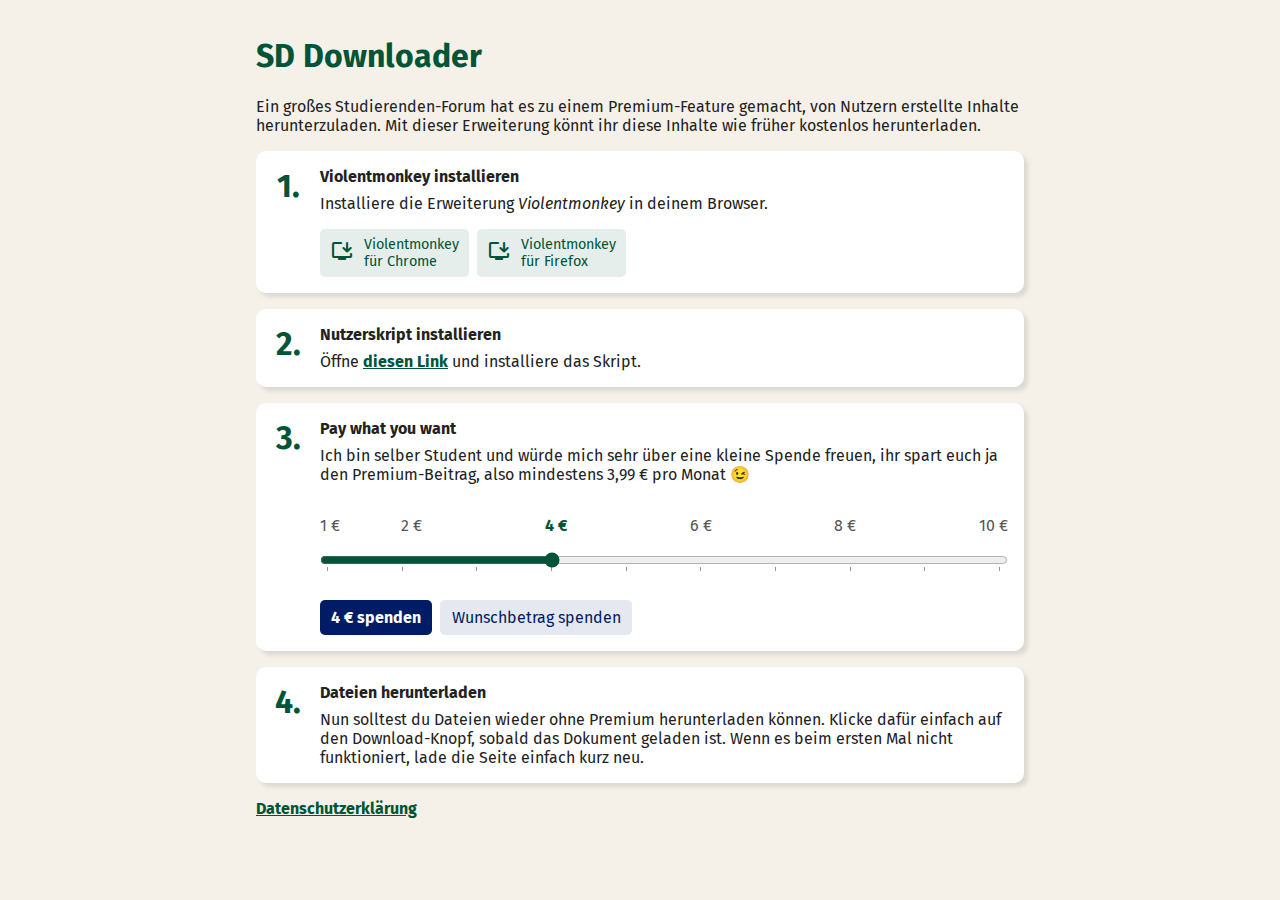
<file: index.html>
<!DOCTYPE html>
<html lang="en">
<head>
    <meta charset="UTF-8">
    <meta name="viewport" content="width=device-width, initial-scale=1.0">
    <title>SD Downloader</title>
    <link rel="stylesheet" href="style.css">
</head>
<body>
    <main>
        <h1>SD Downloader</h1>
        <p>Ein großes Studierenden-Forum hat es zu einem Premium-Feature gemacht, von Nutzern erstellte Inhalte herunterzuladen. Mit dieser Erweiterung könnt ihr diese Inhalte wie früher kostenlos herunterladen.</p>

        <div class="step">
            <div class="step__number">1.</div>
            <div class="step__description">
                <b>Violentmonkey installieren</b>
                <p>Installiere die Erweiterung <i>Violentmonkey</i> in deinem Browser.</p>
                
                <div class="button-bar">
                    <a class="button button--icon button--small" href="https://chromewebstore.google.com/detail/violentmonkey/jinjaccalgkegednnccohejagnlnfdag" target="_blank">
                        <div class="button__icon">
                            <i class="material-symbols-rounded">install_desktop</i>
                        </div>
                        <div class="button__label">
                            Violentmonkey<br>
                            für Chrome
                        </div>
                    </a>
    
                    <a class="button button--icon button--small" href="https://addons.mozilla.org/de/firefox/addon/violentmonkey/" target="_blank">
                        <div class="button__icon">
                            <i class="material-symbols-rounded">install_desktop</i>
                        </div>
                        <div class="button__label">
                            Violentmonkey<br>
                            für Firefox
                        </div>
                    </a>    
                </div>
            </div>
        </div>

        <div class="step">
            <div class="step__number">2.</div>
            <div class="step__description">
                <b>Nutzerskript installieren</b>
                <p>Öffne <a href="https://greasyfork.org/de/scripts/480565-file-downloader-for-sd" target="_blank">diesen Link</a> und installiere das Skript.</p>
            </div>
        </div>

        <div class="step">
            <div class="step__number">3.</div>
            <div class="step__description">
                <b>Pay what you want</b>
                <p>Ich bin selber Student und würde mich sehr über eine kleine Spende freuen, ihr spart euch ja den Premium-Beitrag, also mindestens 3,99 € pro Monat 😉</p>
                <datalist id="markers">
                    <option value="1" label="1 €"></option>
                    <option value="2" label="2 €"></option>
                    <option value="3"></option>
                    <option class="recommended" value="4" label="4 €"></option>
                    <option value="5"></option>
                    <option value="6" label="6 €"></option>
                    <option value="7"></option>
                    <option value="8" label="8 €"></option>
                    <option value="9"></option>
                    <option value="10" label="10 €"></option>
                </datalist>

                <input type="range" name="" id="amount-slider" min="1" max="10" value="4" list="markers">

                <div class="button-bar">
                    <a href="" class="button button--paypal" id="paypal-button" target="_blank">
                        PayPal
                    </a>

                    <a href="https://paypal.me/soenkejnssn" class="button button--paypal-secondary" id="paypal-button" target="_blank">
                        Wunschbetrag spenden
                    </a>
                </div>
            </div>
        </div>

        <div class="step">
            <div class="step__number">4.</div>
            <div class="step__description">
                <b>Dateien herunterladen</b>
                <p>Nun solltest du Dateien wieder ohne Premium herunterladen können. Klicke dafür einfach auf den Download-Knopf, sobald das Dokument geladen ist. Wenn es beim ersten Mal nicht funktioniert, lade die Seite einfach kurz neu.</p>
            </div>
        </div>

        <a href="data-protection.html">Datenschutzerklärung</a>
    </main>

    <script>
        let paypalButton = document.getElementById("paypal-button");
        let amountSlider = document.getElementById("amount-slider");

        function setAmount(amount) {
            paypalButton.href = `https://paypal.me/soenkejnssn/${amount}`;
            paypalButton.textContent = `${amount} € spenden`;
        }

        setAmount(4);

        amountSlider.addEventListener("input", (event) => {
            setAmount(event.target.value)
        });
    </script>
</body>
</html>
</file>
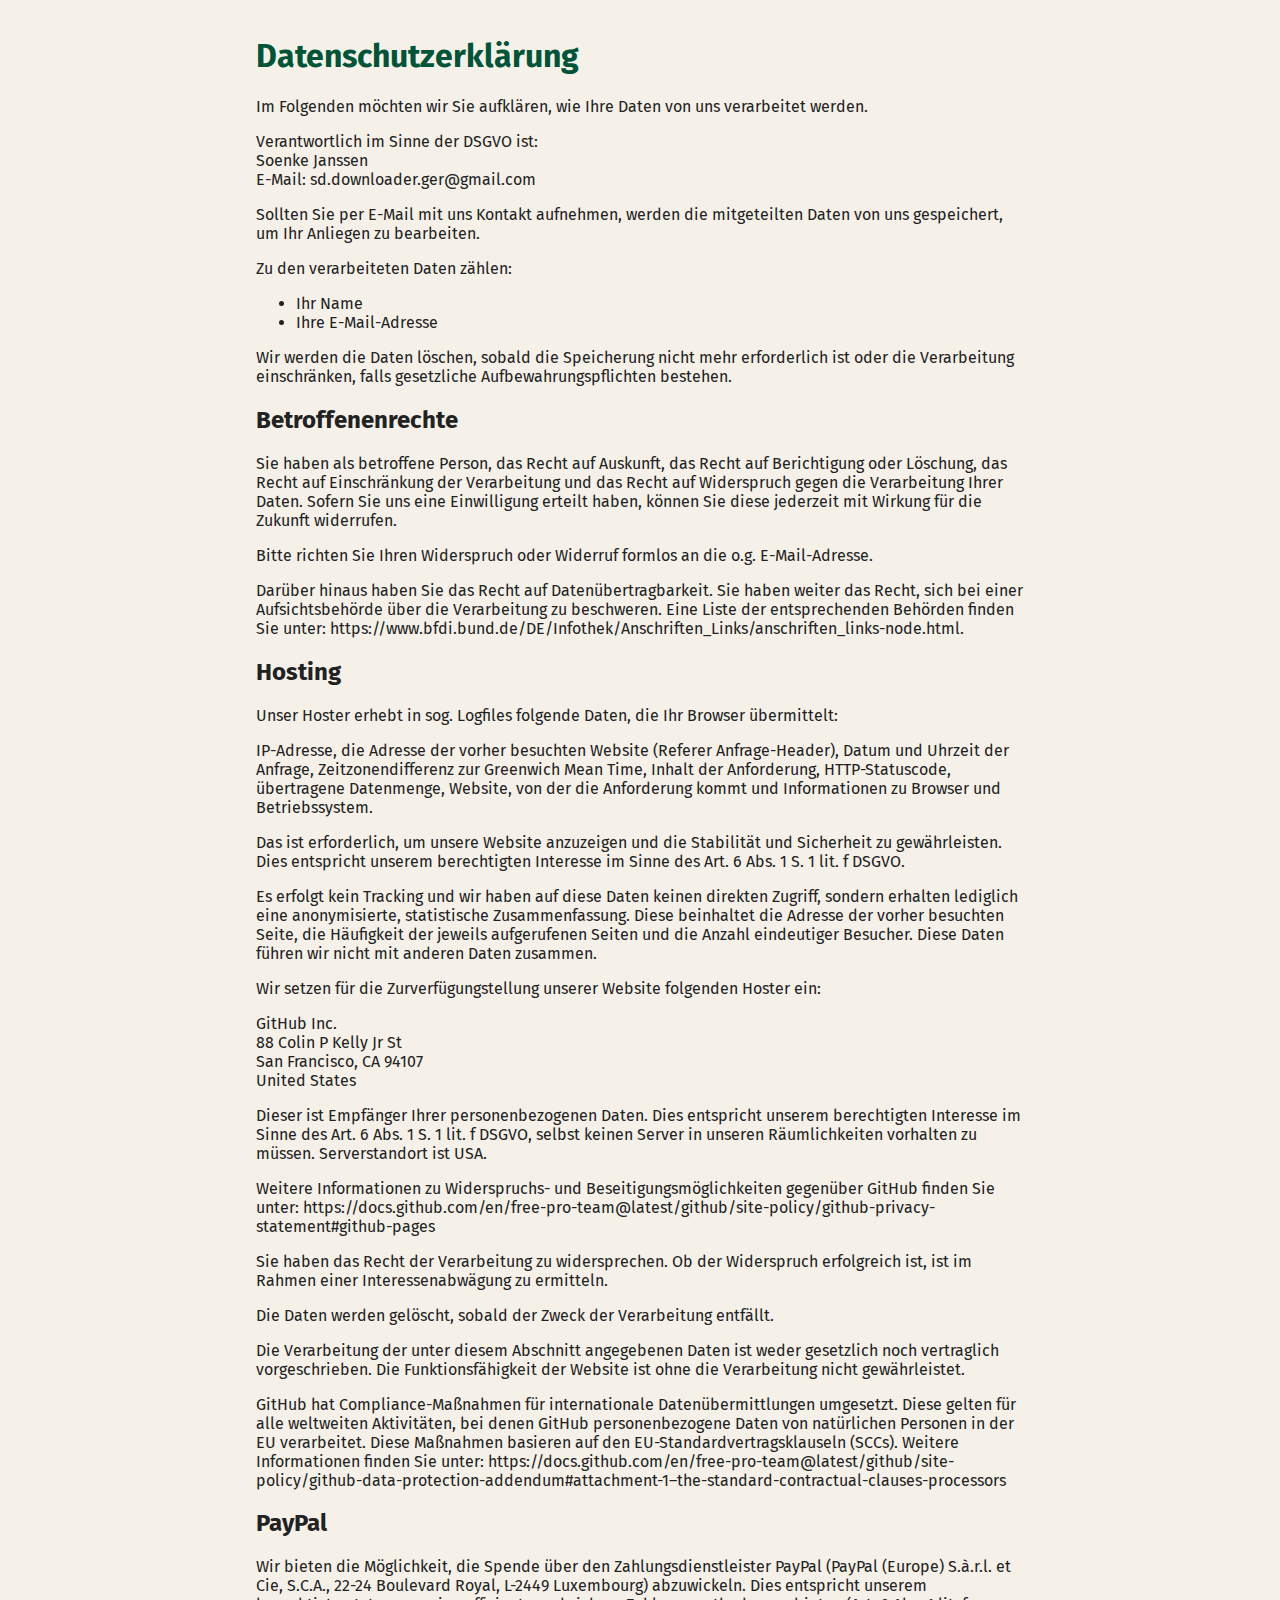
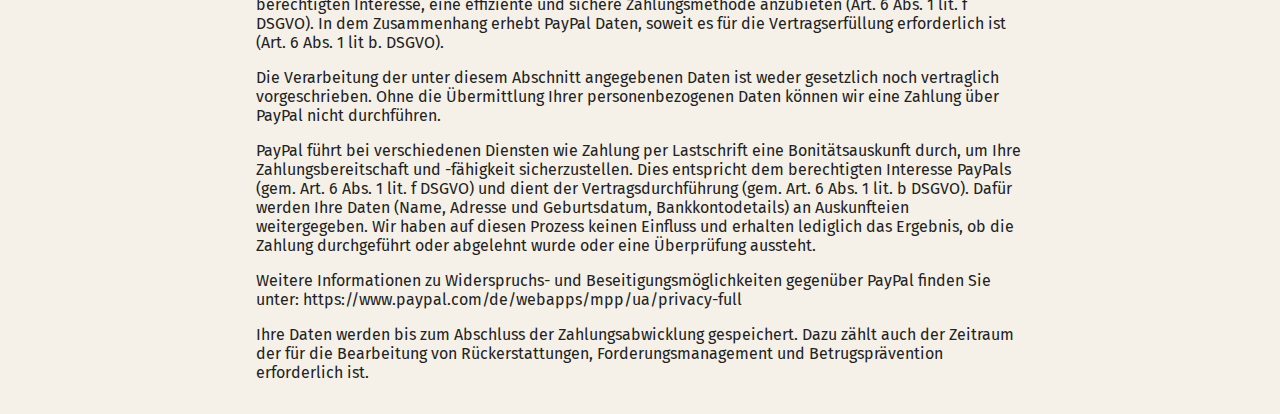
<file: data-protection.html>
<!DOCTYPE html>
<html lang="en">
<head>
    <meta charset="UTF-8">
    <meta name="viewport" content="width=device-width, initial-scale=1.0">
    <title>SD Downloader</title>
    <link rel="stylesheet" href="style.css">
</head>
<body>
    <main>
        <h1>Datenschutzerklärung</h1>
        <p>Im Folgenden möchten wir Sie aufklären, wie Ihre Daten von uns verarbeitet werden.</p>

        <p>Verantwortlich im Sinne der DSGVO ist:<br>Soenke Janssen<br>E-Mail: sd.downloader.ger@gmail.com</p>


        <p>Sollten Sie per E-Mail mit uns Kontakt aufnehmen, werden die mitgeteilten Daten von uns gespeichert, um Ihr Anliegen zu bearbeiten.</p>
        <p>Zu den verarbeiteten Daten zählen:</p>
        <ul>
            <li>Ihr Name</li>
            <li>Ihre E-Mail-Adresse</li>
        </ul>
        <p>Wir werden die Daten löschen, sobald die Speicherung nicht mehr erforderlich ist oder die Verarbeitung einschränken, falls gesetzliche Aufbewahrungspflichten bestehen.</p>
        
        <h2>Betroffenenrechte</h2>
        <p>Sie haben als betroffene Person, das Recht auf Auskunft, das Recht auf Berichtigung oder Löschung, das Recht auf Einschränkung der Verarbeitung und das Recht auf Widerspruch gegen die Verarbeitung Ihrer Daten. Sofern Sie uns eine Einwilligung erteilt haben, können Sie diese jederzeit mit Wirkung für die Zukunft widerrufen.</p>
        <p>Bitte richten Sie Ihren Widerspruch oder Widerruf formlos an die o.g. E-Mail-Adresse.</p>
        <p>Darüber hinaus haben Sie das Recht auf Datenübertragbarkeit. Sie haben weiter das Recht, sich bei einer Aufsichtsbehörde über die Verarbeitung zu beschweren. Eine Liste der entsprechenden Behörden finden Sie unter: https://www.bfdi.bund.de/DE/Infothek/Anschriften_Links/anschriften_links-node.html.</p>

        <h2>Hosting</h2>
        <p>Unser Hoster erhebt in sog. Logfiles folgende Daten, die Ihr Browser übermittelt:</p>

        <p>IP-Adresse, die Adresse der vorher besuchten Website (Referer Anfrage-Header), Datum und Uhrzeit der Anfrage, Zeitzonendifferenz zur Greenwich Mean Time, Inhalt der Anforderung, HTTP-Statuscode, übertragene Datenmenge, Website, von der die Anforderung kommt und Informationen zu Browser und Betriebssystem.</p>

        <p>Das ist erforderlich, um unsere Website anzuzeigen und die Stabilität und Sicherheit zu gewährleisten. Dies entspricht unserem berechtigten Interesse im Sinne des Art. 6 Abs. 1 S. 1 lit. f DSGVO.</p>

        <p>Es erfolgt kein Tracking und wir haben auf diese Daten keinen direkten Zugriff, sondern erhalten lediglich eine anonymisierte, statistische Zusammenfassung. Diese beinhaltet die Adresse der vorher besuchten Seite, die Häufigkeit der jeweils aufgerufenen Seiten und die Anzahl eindeutiger Besucher. Diese Daten führen wir nicht mit anderen Daten zusammen.</p>

        <p>Wir setzen für die Zurverfügungstellung unserer Website folgenden Hoster ein:</p>

        <p>GitHub Inc.<br>88 Colin P Kelly Jr St<br>San Francisco, CA 94107<br>United States</p>

        <p>Dieser ist Empfänger Ihrer personenbezogenen Daten. Dies entspricht unserem berechtigten Interesse im Sinne des Art. 6 Abs. 1 S. 1 lit. f DSGVO, selbst keinen Server in unseren Räumlichkeiten vorhalten zu müssen. Serverstandort ist USA.</p>

        <p>Weitere Informationen zu Widerspruchs- und Beseitigungsmöglichkeiten gegenüber GitHub finden Sie unter: https://docs.github.com/en/free-pro-team@latest/github/site-policy/github-privacy-statement#github-pages</p>

        <p>Sie haben das Recht der Verarbeitung zu widersprechen. Ob der Widerspruch erfolgreich ist, ist im Rahmen einer Interessenabwägung zu ermitteln.</p>

        <p>Die Daten werden gelöscht, sobald der Zweck der Verarbeitung entfällt.</p>

        <p>Die Verarbeitung der unter diesem Abschnitt angegebenen Daten ist weder gesetzlich noch vertraglich vorgeschrieben. Die Funktionsfähigkeit der Website ist ohne die Verarbeitung nicht gewährleistet.</p>

        <p>GitHub hat Compliance-Maßnahmen für internationale Datenübermittlungen umgesetzt. Diese gelten für alle weltweiten Aktivitäten, bei denen GitHub personenbezogene Daten von natürlichen Personen in der EU verarbeitet. Diese Maßnahmen basieren auf den EU-Standardvertragsklauseln (SCCs). Weitere Informationen finden Sie unter: https://docs.github.com/en/free-pro-team@latest/github/site-policy/github-data-protection-addendum#attachment-1–the-standard-contractual-clauses-processors</p>

        <h2>PayPal</h2>
        <p>Wir bieten die Möglichkeit, die Spende über den Zahlungsdienstleister PayPal (PayPal (Europe) S.à.r.l. et Cie, S.C.A., 22-24 Boulevard Royal, L-2449 Luxembourg) abzuwickeln. Dies entspricht unserem berechtigten Interesse, eine effiziente und sichere Zahlungsmethode anzubieten (Art. 6 Abs. 1 lit. f DSGVO). In dem Zusammenhang erhebt PayPal Daten, soweit es für die Vertragserfüllung erforderlich ist (Art. 6 Abs. 1 lit b. DSGVO).</p>

        <p>Die Verarbeitung der unter diesem Abschnitt angegebenen Daten ist weder gesetzlich noch vertraglich vorgeschrieben. Ohne die Übermittlung Ihrer personenbezogenen Daten können wir eine Zahlung über PayPal nicht durchführen.</p>

        <p>PayPal führt bei verschiedenen Diensten wie Zahlung per Lastschrift eine Bonitätsauskunft durch, um Ihre Zahlungsbereitschaft und -fähigkeit sicherzustellen. Dies entspricht dem berechtigten Interesse PayPals (gem. Art. 6 Abs. 1 lit. f DSGVO) und dient der Vertragsdurchführung (gem. Art. 6 Abs. 1 lit. b DSGVO). Dafür werden Ihre Daten (Name, Adresse und Geburtsdatum, Bankkontodetails) an Auskunfteien weitergegeben. Wir haben auf diesen Prozess keinen Einfluss und erhalten lediglich das Ergebnis, ob die Zahlung durchgeführt oder abgelehnt wurde oder eine Überprüfung aussteht.</p>

        <p>Weitere Informationen zu Widerspruchs- und Beseitigungsmöglichkeiten gegenüber PayPal finden Sie unter: https://www.paypal.com/de/webapps/mpp/ua/privacy-full</p>

        <p>Ihre Daten werden bis zum Abschluss der Zahlungsabwicklung gespeichert. Dazu zählt auch der Zeitraum der für die Bearbeitung von Rückerstattungen, Forderungsmanagement und Betrugsprävention erforderlich ist.</p>
    </main>
</body>
</file>
<file: style.css>
* {
  box-sizing: border-box;
}

@font-face {
  font-family: "Material Symbols Rounded";
  font-style: normal;
  font-weight: 400;
  src: url("assets/fonts/Material_Icons_Rounded.woff2") format("woff2");
}
.material-symbols-rounded {
  font-family: "Material Symbols Rounded";
  font-weight: normal;
  font-style: normal;
  font-size: 24px;
  line-height: 1;
  letter-spacing: normal;
  text-transform: none;
  display: inline-block;
  white-space: nowrap;
  word-wrap: normal;
  direction: ltr;
  -moz-font-feature-settings: "liga";
  -moz-osx-font-smoothing: grayscale;
}

@font-face {
  font-family: "Fira Sans";
  src: url(assets/fonts/FiraSans-Regular.ttf);
}
@font-face {
  font-family: "Fira Sans";
  src: url(assets/fonts/FiraSans-Bold.ttf);
  font-weight: bold;
}
@font-face {
  font-family: "Fira Sans";
  src: url(assets/fonts/FiraSans-BoldItalic.ttf);
  font-weight: bold;
  font-style: italic;
}
@font-face {
  font-family: "Fira Sans";
  src: url(assets/fonts/FiraSans-Italic.ttf);
  font-style: italic;
}
body {
  font-family: "Fira Sans";
  margin: 0;
  font-size: 12pt;
  background: #f5f1e9;
  color: #222;
}

main {
  padding: 1em;
  max-width: 800px;
  margin: 0 auto;
}

.step {
  background: white;
  padding: 1em;
  border-radius: 10px;
  margin: 1rem 0;
  display: grid;
  grid-template-columns: 2em 1fr;
  gap: 1em;
  box-shadow: 4px 4px 4px rgba(0, 0, 0, 0.1);
}
.step__number {
  font-size: 2em;
  font-weight: bold;
  text-align: center;
  color: #005437;
}
.step__description p {
  margin: 0;
  margin-top: 0.5em;
}

.button {
  font-weight: bold;
  display: inline-block;
  background: #e6eeeb;
  text-decoration: none;
  color: #005437;
  padding: 0.5em 0.7em;
  border-radius: 5px;
}
.button--small {
  font-size: 0.9em;
}
.button--icon {
  display: grid;
  grid-template-columns: auto 1fr;
  align-items: center;
  gap: 0.7em;
  font-weight: normal;
}
.button--paypal {
  background: #001C64;
  color: white;
}
.button--paypal-secondary {
  background: #e6e8f0;
  color: #001C64;
  font-weight: normal;
}

.button-bar {
  margin-top: 1em;
  display: flex;
  gap: 0.5em;
  flex-wrap: wrap;
}

h1 {
  color: #005437;
}

a {
  color: #005437;
  font-weight: bold;
}

input[type=range] {
  width: 100%;
  margin: 1em 0 1em 0;
  accent-color: #005437;
}

option {
  padding: 0;
}

option.recommended {
  font-weight: bold;
  color: #005437;
}

datalist {
  color: #555;
  margin-top: 2em;
  display: flex;
  flex-direction: row;
  justify-content: space-between;
  text-align: right;
  width: 100%;
  text-orientation: mixed;
}/*# sourceMappingURL=style.css.map */
</file>
